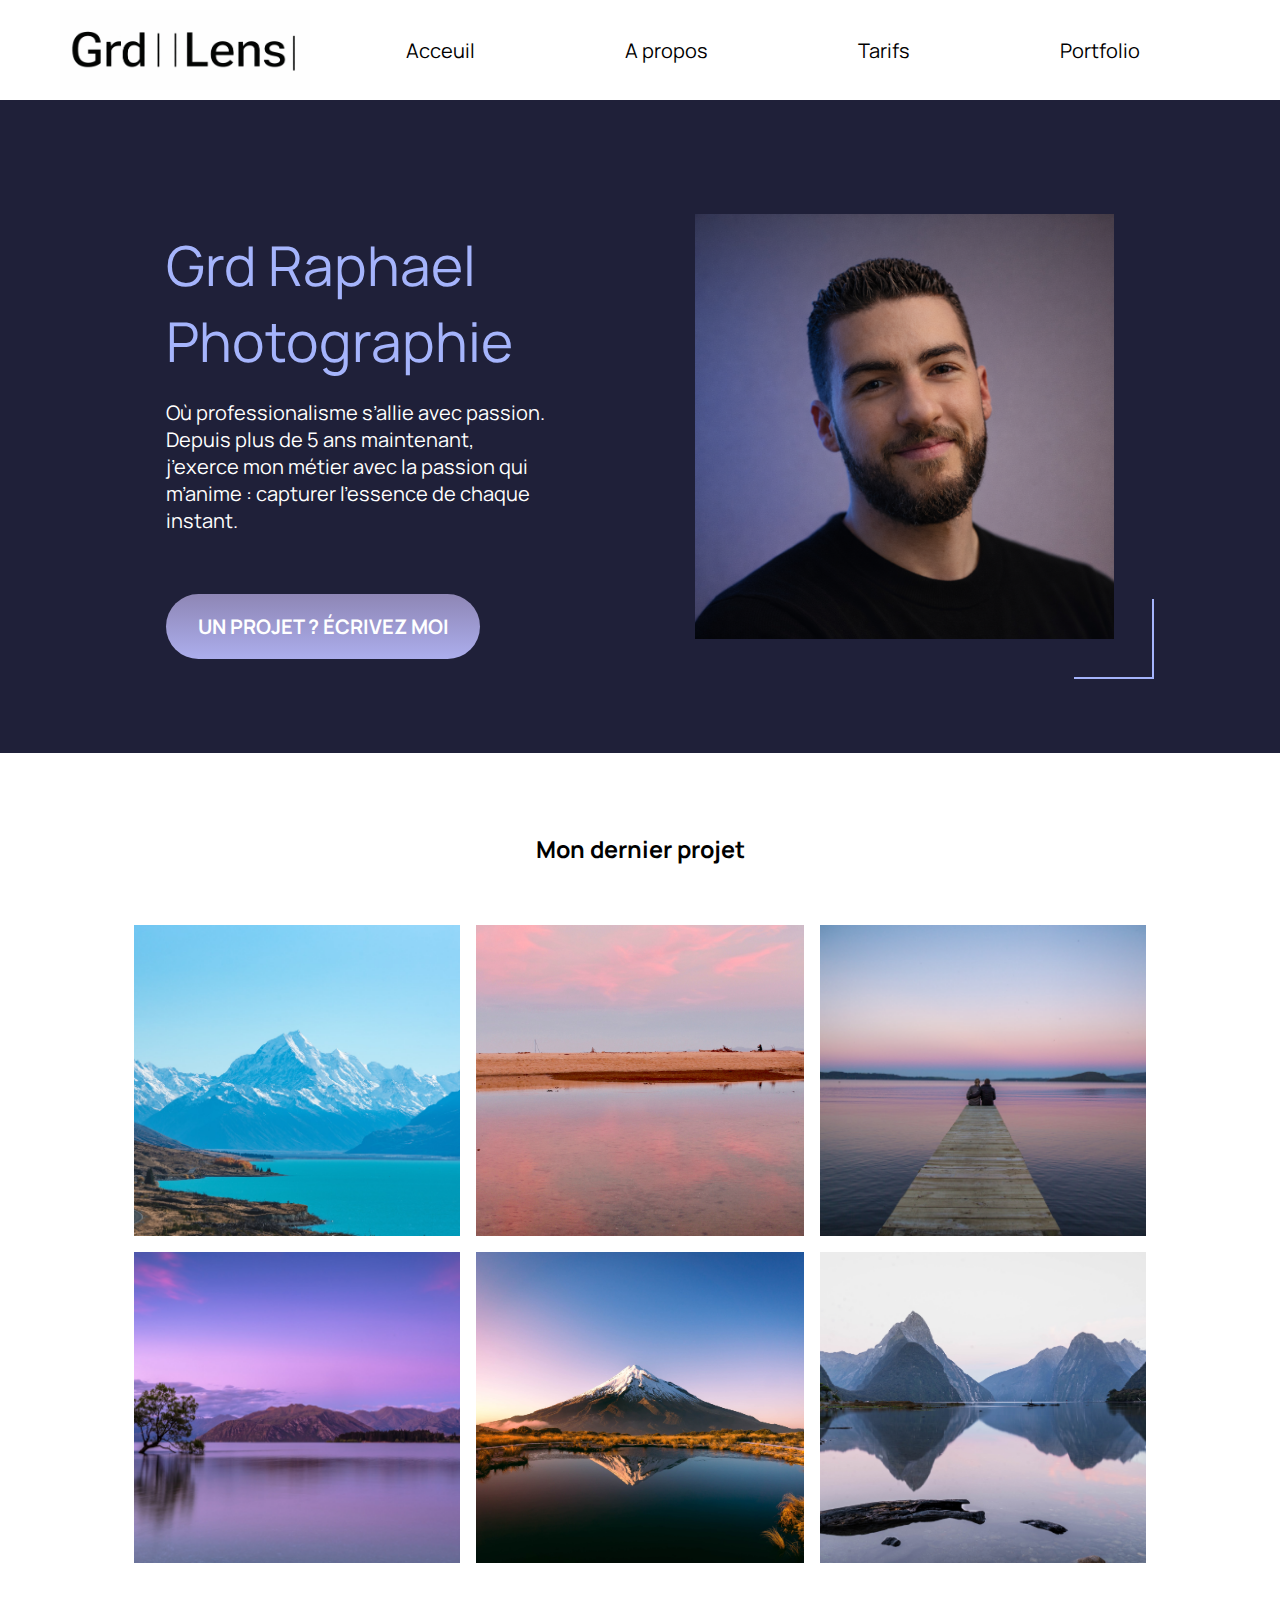
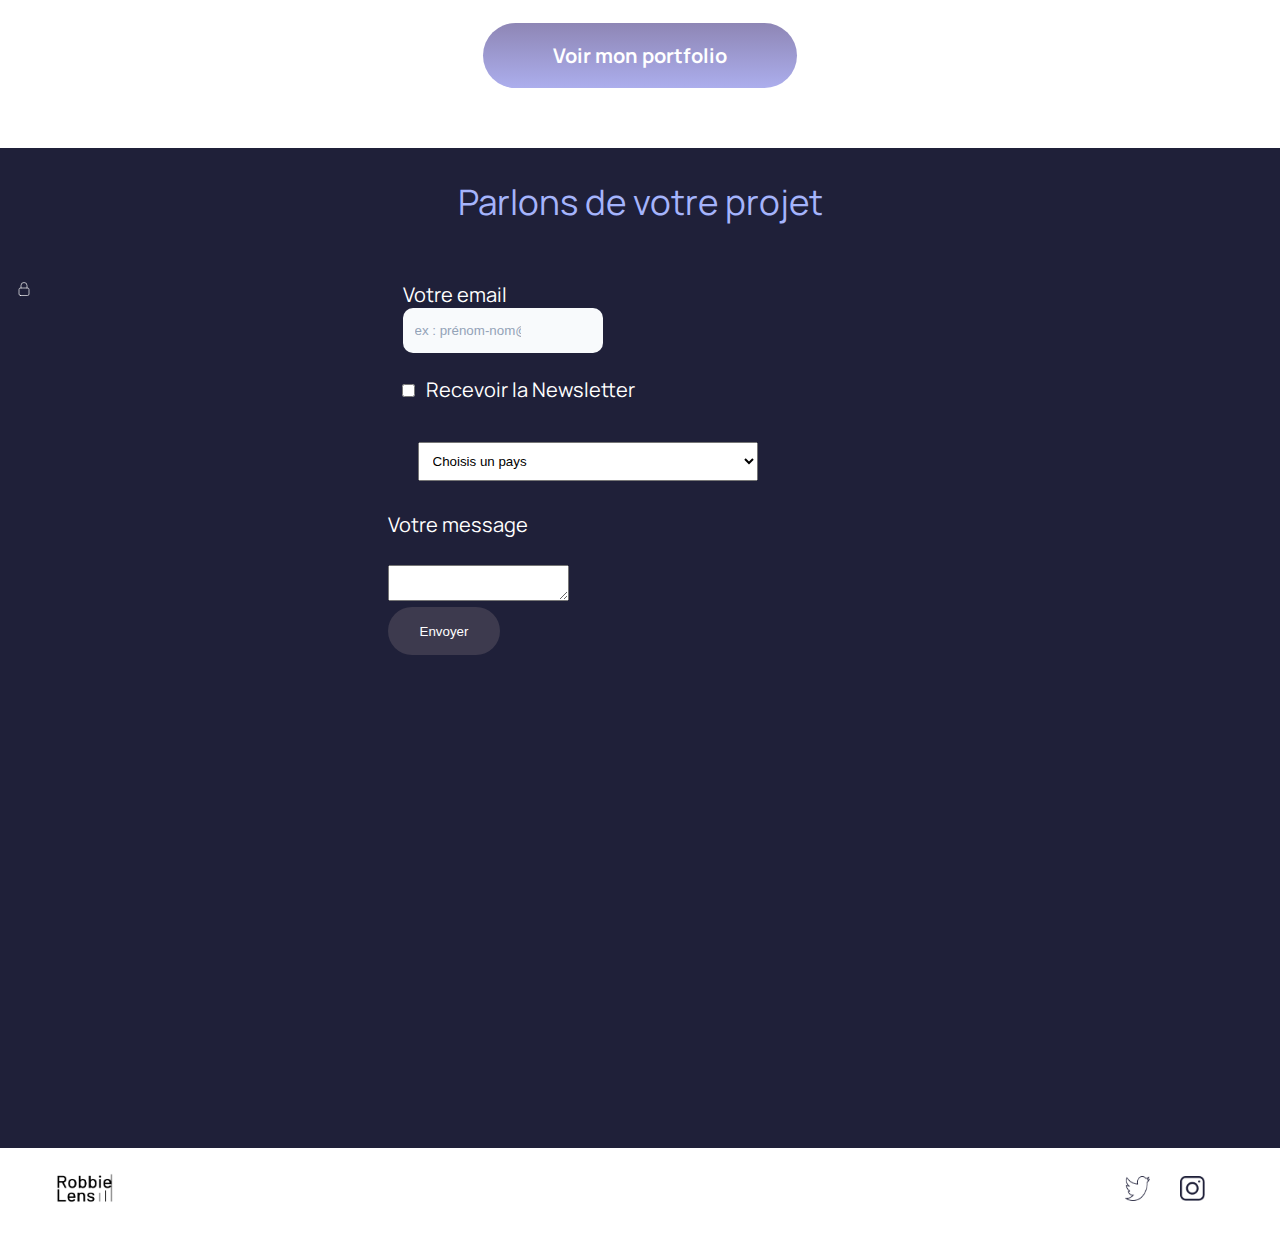
<file: index.html>
<!DOCTYPE html>
<html lang="fr">

<head>
    <meta charset="utf-8" />
    <meta name="viewport" content="width=device-width, initial-scale=1.0">
    <title>Grd Raphael lens Photographie</title>
    <link rel="stylesheet" href="styles.css">
    <link rel="preconnect" href="https://fonts.googleapis.com">
    <link rel="preconnect" href="https://fonts.gstatic.com" crossorigin>
    <link
        href="https://fonts.googleapis.com/css2?family=Inter:ital,opsz,wght@0,14..32,100..900;1,14..32,100..900&family=Manrope:wght@200..800&display=swap"
        rel="stylesheet">
</head>

<body class="p-acceuil">
    <header>
        <img src="image/logogrd.png" alt="logo Robbie Lens" class="logo">

        <nav>
            <ul class="menu">
                <li>Acceuil</li>
                <li>A propos</li>
                <li><a href="tarif.html" target="_blank">Tarifs</a></li>
                <li>Portfolio</li>
            </ul>
        </nav>
    </header>

    <main>
        <div class="container1">
            <div class="presentation">
                <h1>Grd Raphael Photographie</h1>
                <p class="intro">
                    Où professionalisme s’allie avec passion. Depuis plus de 5 ans maintenant, j’exerce mon métier avec
                    la
                    passion qui m’anime : capturer l’essence de chaque instant.
                </p>
                <div class="contact"><a href="#">UN PROJET ? ÉCRIVEZ MOI</a></div>
            </div>
            <div class="photo-frame">
                <img src="image/grdportrait.PNG" alt="portrait1" class="portrait1">
            </div>
        </div>
        <h3>Mon dernier projet</h3>
        <div class="imgbox">
            <img src="image/paysage1.jpg" alt="paysage1" class="paysage">
            <img src="image/paysage2.jpg" alt="paysage2" class="paysage">
            <img src="image/paysage3.jpg" alt="paysage3" class="paysage">
            <img src="image/paysage4.jpg" alt="paysage4" class="paysage">
            <img src="image/paysage5.jpg" alt="paysage5" class="paysage">
            <img src="image/paysage6.jpg" alt="paysage6" class="paysage">
        </div>
        <div class="linkportfolio"><a href="#">Voir mon portfolio</a></div>

        <section class="contact-section">

            <h3>Parlons de votre projet</h3>

            <form method="get" action="" class="field">
                <fieldset>

                    <div class="group">
                        <svg stroke="currentColor" stroke-width="1" viewBox="0 0 24 24"
                            xmlns="http://www.w3.org/2000/svg" class="icon">
                            <path
                                d="M16.5 10.5V6.75a4.5 4.5 0 10-9 0v3.75m-.75 11.25h10.5a2.25 2.25 0 002.25-2.25v-6.75a2.25 2.25 0 00-2.25-2.25H6.75a2.25 2.25 0 00-2.25 2.25v6.75a2.25 2.25 0 002.25 2.25z"
                                stroke-linejoin="round" stroke-linecap="round"></path>
                        </svg>
                        <div class="nom-et-mail">
                            <div class="champ">
                                <label for="email">Votre email</label><br>
                                <input class="input" type="email" name="email" id="email"
                                    placeholder="ex : prénom-nom@gmail.com">
                            </div>
                        </div>
                    </div>
                    <label class="option">
                        <input type="checkbox" name="choix" value="choix2">
                        <span>Recevoir la Newsletter</span>
                    </label><br>
                    <label class="select-field">
                        <select name="pays">
                            <option value="" selected disabled>Choisis un pays</option>
                            <option value="Reunion">Réunion</option>
                            <option value="France">France</option>
                            <option value="Espagne">Espagne</option>
                            <option value="Portugal">Portugal</option>
                        </select>
                    </label>
                </fieldset>
                <fieldset>
                    <br>
                    <legend>Votre message</legend>
                    <textarea name="message" id="message"></textarea><br>
                    <button class="button">
                        <span class="button-content">Envoyer</span>
                    </button>
                </fieldset>
            </form>

        </section>

    </main>
    <footer>
        <img src="image/logo.png" alt="logo Robbie Lens">
        <div class="box-rs">
            <img src="image/Vector.png" alt="logo" class="rs">
            <img src="image/Group.png" alt="logo" class="rs">
        </div>
    </footer>
</body>Ò
</file>
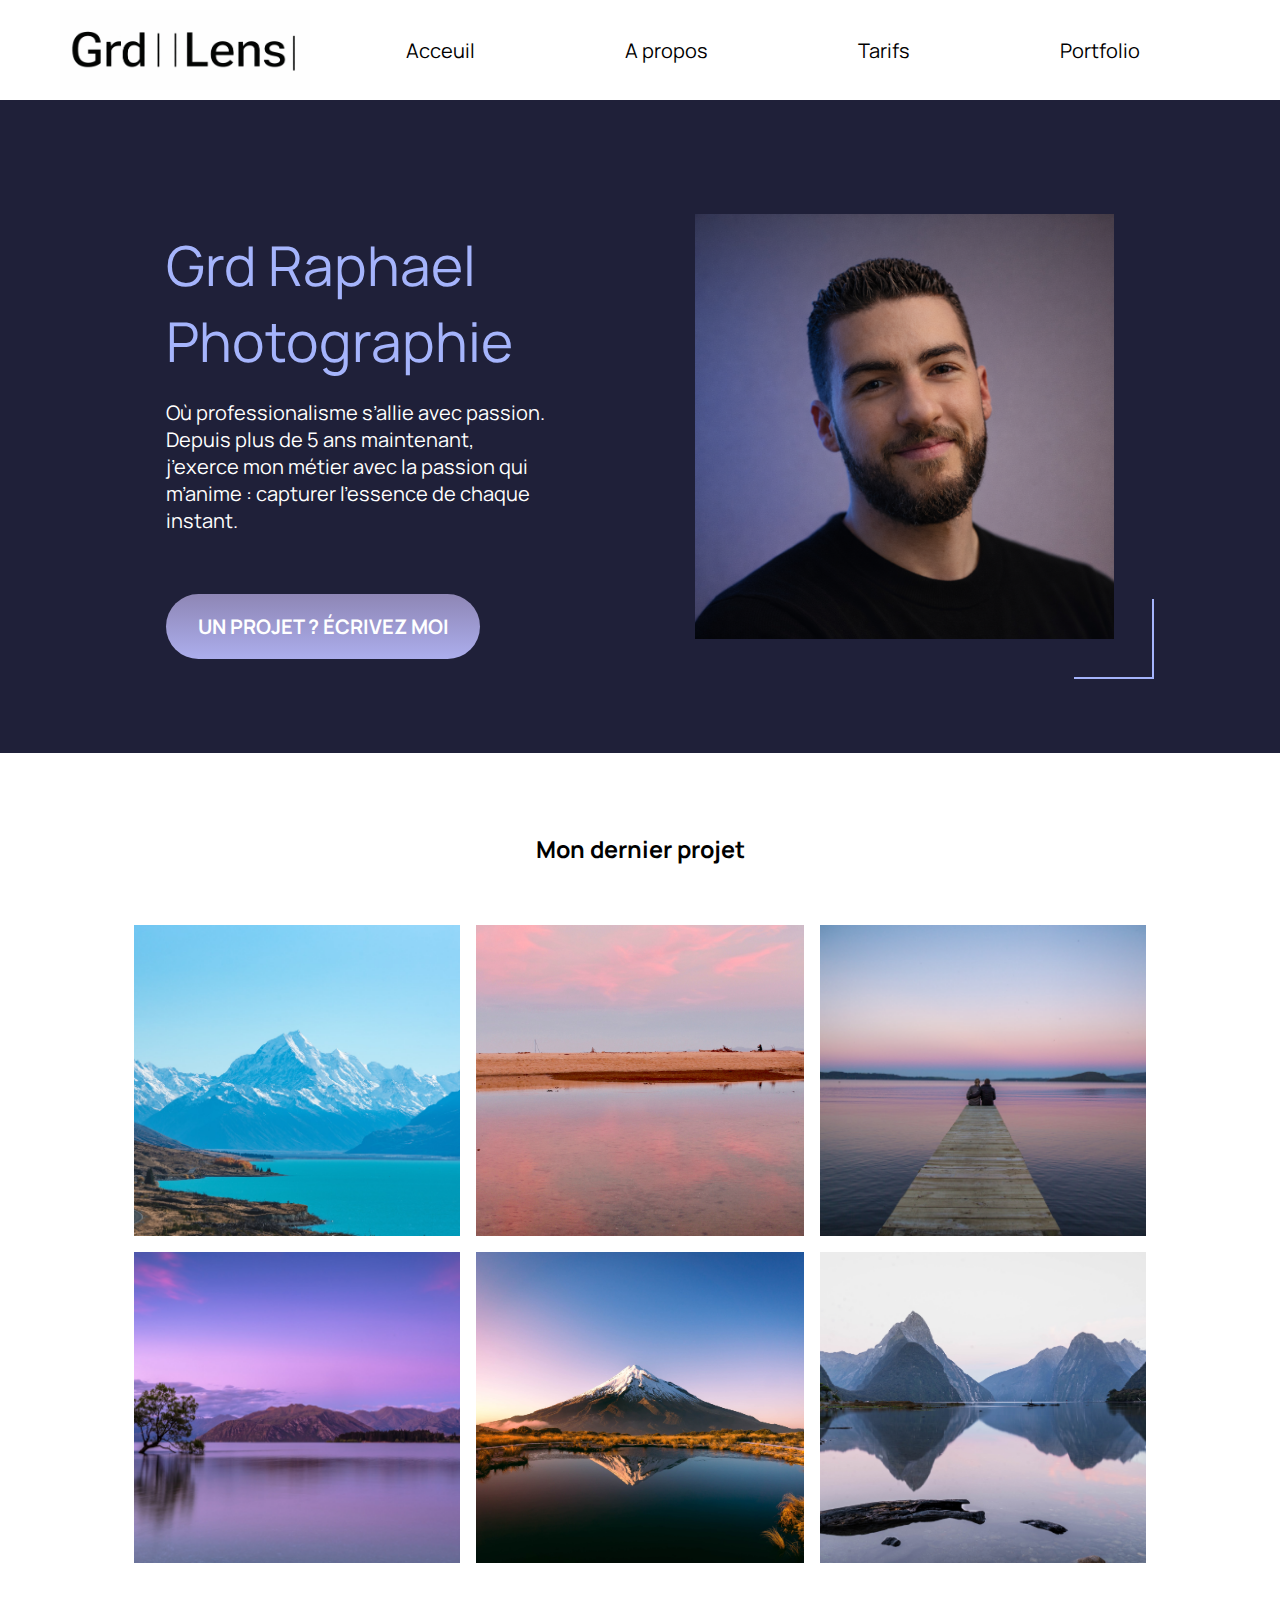
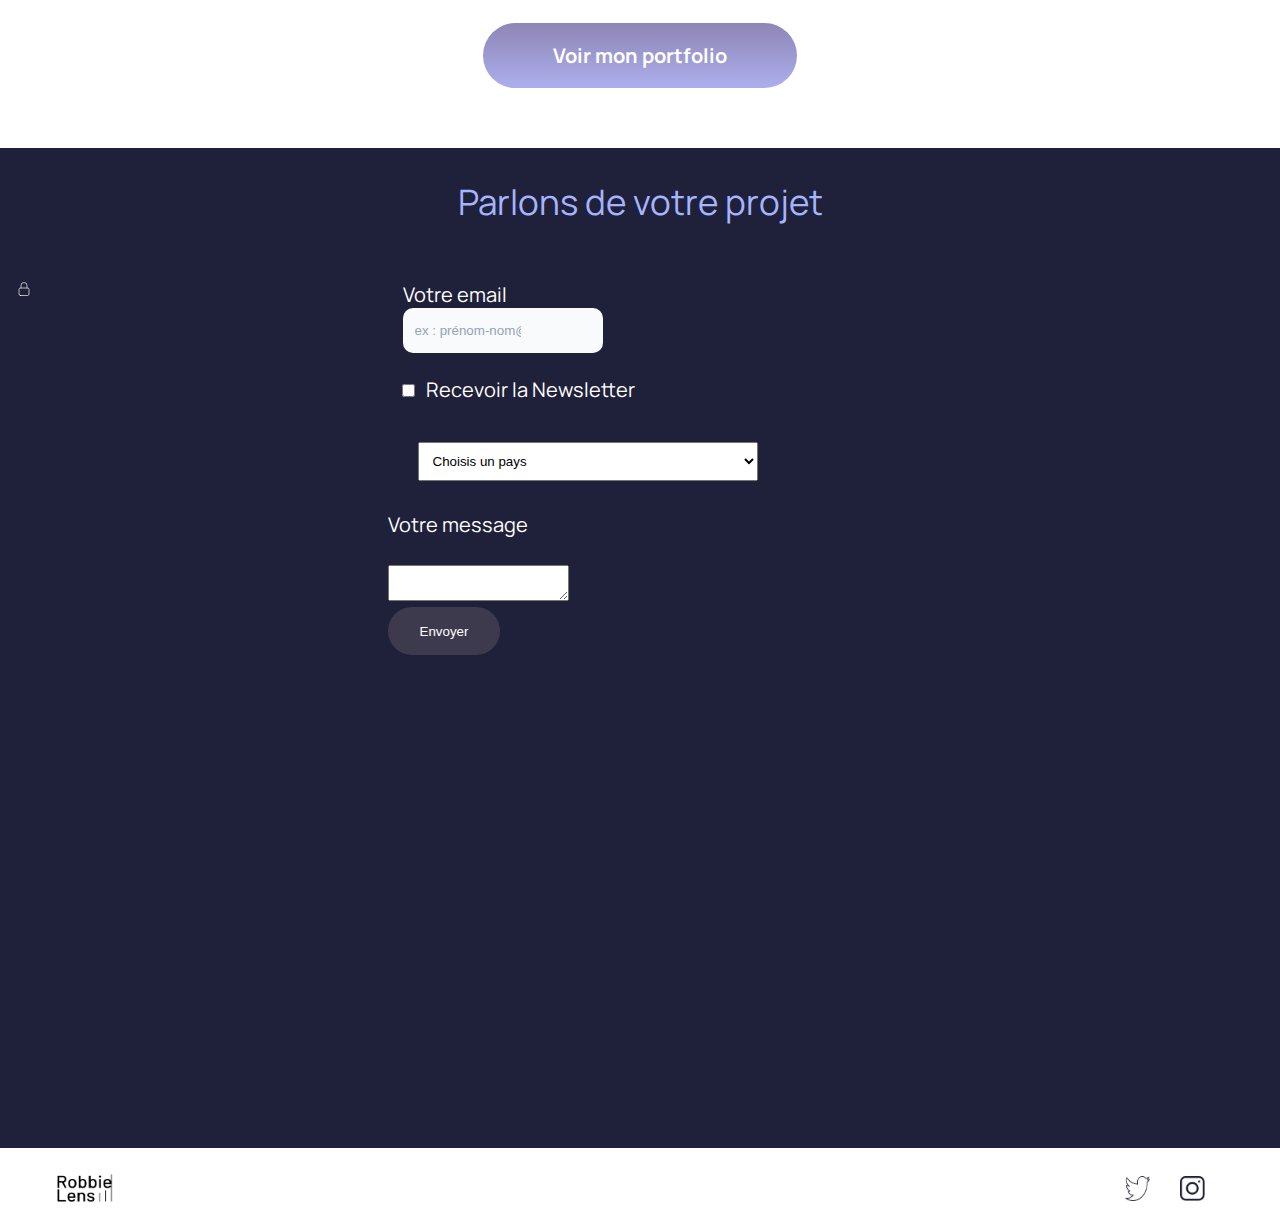
<file: <!DOCTYPE html>.html>
<!DOCTYPE html>
<html lang="fr">

<head>
    <meta charset="utf-8" />
    <meta name="viewport" content="width=device-width, initial-scale=1.0">
    <title>Grd Raphael lens Photographie</title>
    <link rel="stylesheet" href="/styles.css">
    <link rel="preconnect" href="https://fonts.googleapis.com">
    <link rel="preconnect" href="https://fonts.gstatic.com" crossorigin>
    <link
        href="https://fonts.googleapis.com/css2?family=Inter:ital,opsz,wght@0,14..32,100..900;1,14..32,100..900&family=Manrope:wght@200..800&display=swap"
        rel="stylesheet">
</head>

<body class="p-acceuil">
    <header>
        <img src="/image/logogrd.png" alt="logo Robbie Lens" class="logo">

        <nav>
            <ul class="menu">
                <li>Acceuil</li>
                <li>A propos</li>
                <li><a href="/tarif.html" target="_blank">Tarifs</a></li>
                <li>Portfolio</li>
            </ul>
        </nav>
    </header>

    <main>
        <div class="container1">
            <div class="presentation">
                <h1>Grd Raphael Photographie</h1>
                <p class="intro">
                    Où professionalisme s’allie avec passion. Depuis plus de 5 ans maintenant, j’exerce mon métier avec
                    la
                    passion qui m’anime : capturer l’essence de chaque instant.
                </p>
                <div class="contact"><a href="#">UN PROJET ? ÉCRIVEZ MOI</a></div>
            </div>
            <div class="photo-frame">
                <img src="image/grdportrait.PNG" alt="portrait1" class="portrait1">
            </div>
        </div>
        <h3>Mon dernier projet</h3>
        <div class="imgbox">
            <img src="/image/paysage1.jpg" alt="paysage1" class="paysage">
            <img src="/image/paysage2.jpg" alt="paysage2" class="paysage">
            <img src="/image/paysage3.jpg" alt="paysage3" class="paysage">
            <img src="/image/paysage4.jpg" alt="paysage4" class="paysage">
            <img src="/image/paysage5.jpg" alt="paysage5" class="paysage">
            <img src="/image/paysage6.jpg" alt="paysage6" class="paysage">
        </div>
        <div class="linkportfolio"><a href="#">Voir mon portfolio</a></div>

        <section class="contact-section">

            <h3>Parlons de votre projet</h3>

            <form method="get" action="" class="field">
                <fieldset>

                    <div class="group">
                        <svg stroke="currentColor" stroke-width="1" viewBox="0 0 24 24"
                            xmlns="http://www.w3.org/2000/svg" class="icon">
                            <path
                                d="M16.5 10.5V6.75a4.5 4.5 0 10-9 0v3.75m-.75 11.25h10.5a2.25 2.25 0 002.25-2.25v-6.75a2.25 2.25 0 00-2.25-2.25H6.75a2.25 2.25 0 00-2.25 2.25v6.75a2.25 2.25 0 002.25 2.25z"
                                stroke-linejoin="round" stroke-linecap="round"></path>
                        </svg>
                        <div class="nom-et-mail">
                            <div class="champ">
                                <label for="email">Votre email</label><br>
                                <input class="input" type="email" name="email" id="email"
                                    placeholder="ex : prénom-nom@gmail.com">
                            </div>
                        </div>
                    </div>
                    <label class="option">
                        <input type="checkbox" name="choix" value="choix2">
                        <span>Recevoir la Newsletter</span>
                    </label><br>
                    <label class="select-field">
                        <select name="pays">
                            <option value="" selected disabled>Choisis un pays</option>
                            <option value="Reunion">Réunion</option>
                            <option value="France">France</option>
                            <option value="Espagne">Espagne</option>
                            <option value="Portugal">Portugal</option>
                        </select>
                    </label>
                </fieldset>
                <fieldset>
                    <br>
                    <legend>Votre message</legend>
                    <textarea name="message" id="message"></textarea><br>
                    <button class="button">
                        <span class="button-content">Envoyer</span>
                    </button>
                </fieldset>
            </form>

        </section>

    </main>
    <footer>
        <img src="/image/logo.png" alt="logo Robbie Lens">
        <div class="box-rs">
            <img src="/image/Vector.png" alt="logo" class="rs">
            <img src="/image/Group.png" alt="logo" class="rs">
        </div>
    </footer>
</body>
</file>
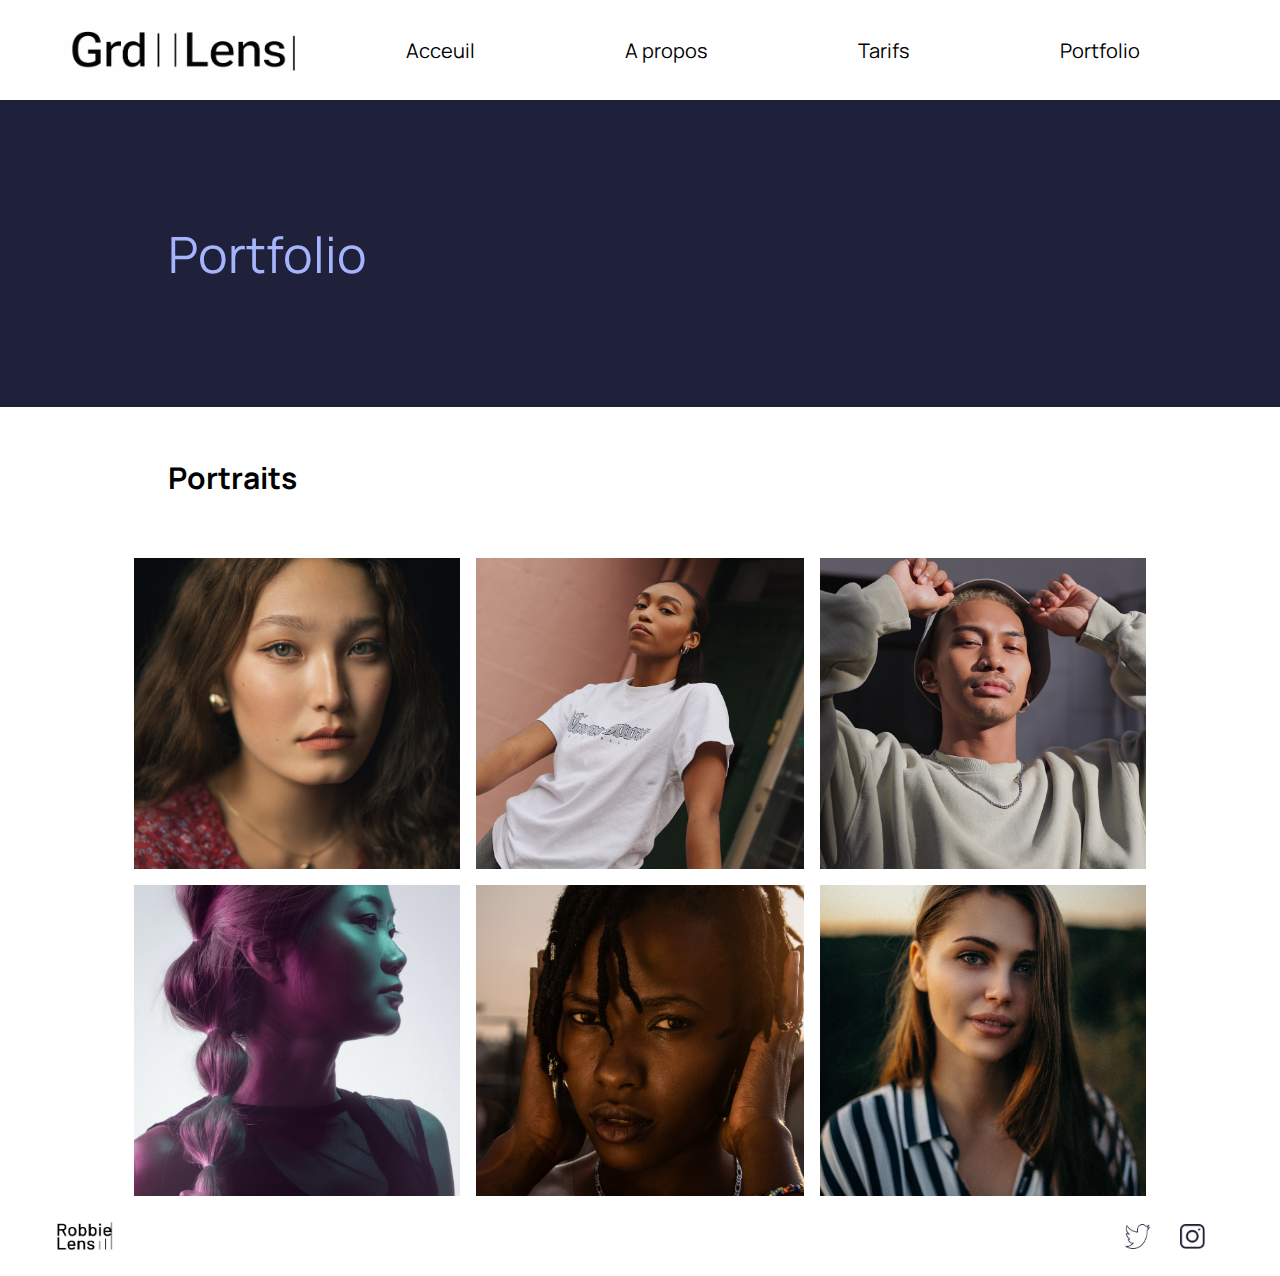
<file: portfolio.html>
<!DOCTYPE html>
<html lang="fr">

<head>
    <meta charset="utf-8" />
    <meta name="viewport" content="width=device-width, initial-scale=1.0">
    <title>Portfolio</title>
    <link rel="stylesheet" href="styles.css">
    <link rel="preconnect" href="https://fonts.googleapis.com">
    <link rel="preconnect" href="https://fonts.gstatic.com" crossorigin>
    <link
        href="https://fonts.googleapis.com/css2?family=Inter:ital,opsz,wght@0,14..32,100..900;1,14..32,100..900&family=Manrope:wght@200..800&display=swap"
        rel="stylesheet">
</head>

<body class="p-acceuil">
    <header>
        <img src="image/logogrd.png" alt="logo Robbie Lens" class="logo">

        <nav>
            <ul class="menu">
                <li><a href="index.html">Acceuil</a></li>
                <li><a href="apropos.html">A propos</a></li>
                <li><a href="tarif.html" target="_blank">Tarifs</a></li>
                <li><a href="portfolio.html">Portfolio</a></li>
            </ul>
        </nav>
    </header>
    <main>
        <section class="container4">
            <h3>Portfolio</h3>

        </section>
        <section class="wrap-p">
            <h6>Portraits</h6>
            <div class="imgbox">
                <img src="image/portrait1.jpg" alt="portrait1">
                <img src="image/portrait2.jpg" alt="portrait2">
                <img src="image/portrait3.jpg" alt="portrait3">
                <img src="image/portrait4.jpg" alt="portrait4">
                <img src="image/portrait5.jpg" alt="portrait5">
                <img src="image/portrait6.jpg" alt="portrait6">
            </div>

        </section>
    </main>
    <footer>
        <img src="image/logo.png" alt="logo Robbie Lens">
        <div class="box-rs">
            <img src="image/Vector.png" alt="logo" class="rs">
            <img src="image/Group.png" alt="logo" class="rs">
        </div>
    </footer>

</body>
</file>
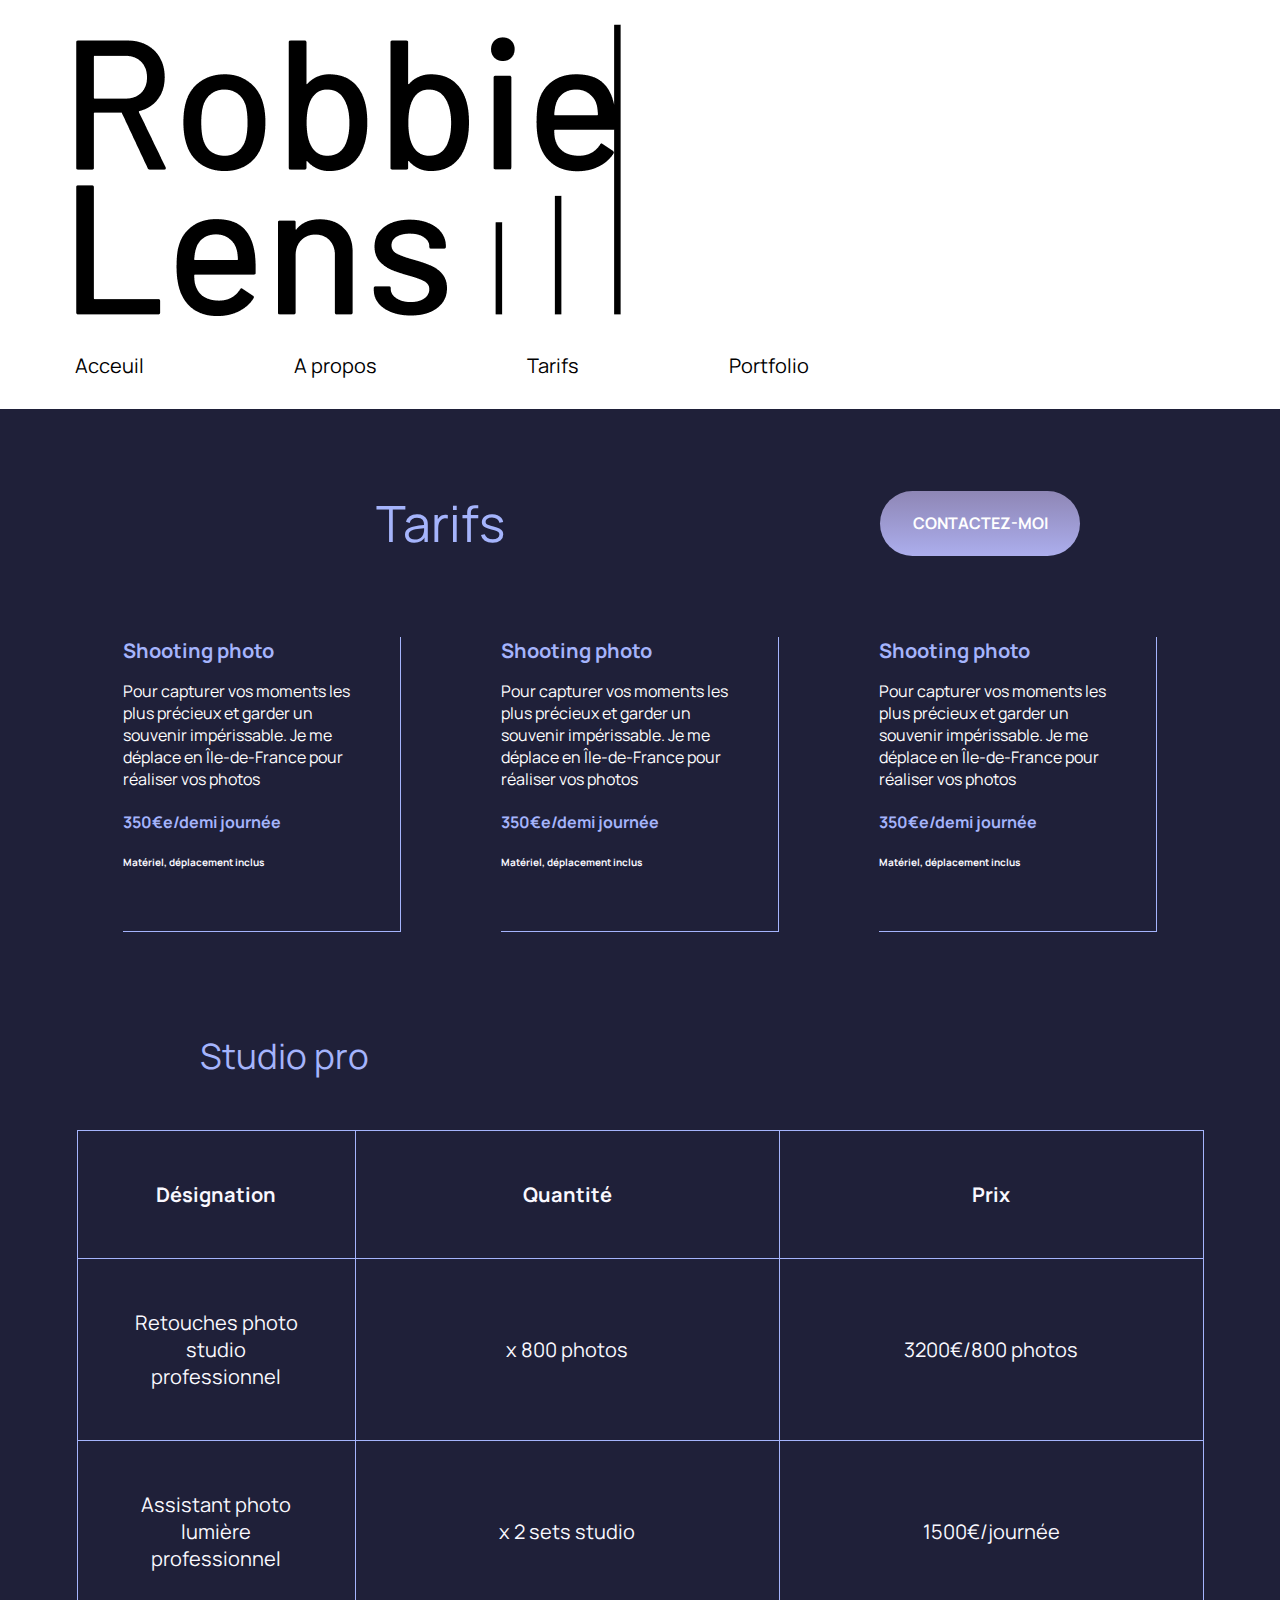
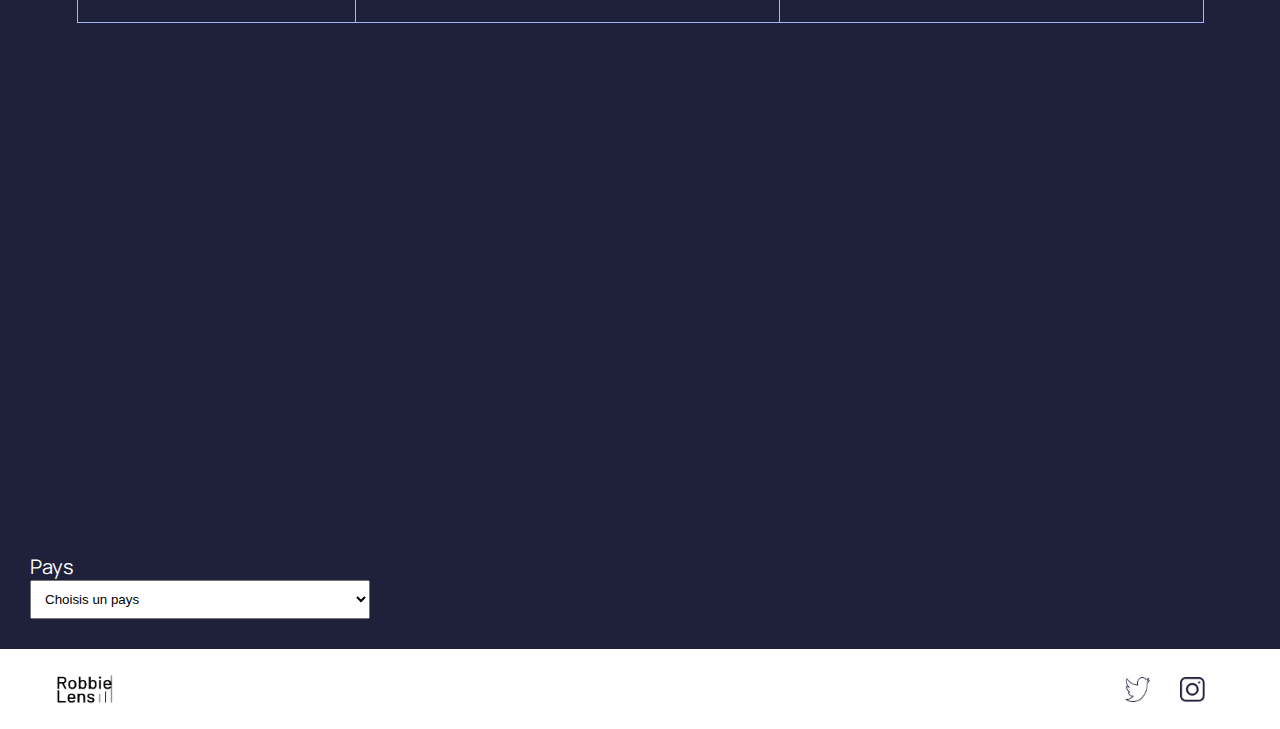
<file: tarif.html>
<!DOCTYPE html>
<html lang="fr">

<head>
    <meta charset="utf-8" />
    <meta name="viewport" content="width=device-width, initial-scale=1.0">
    <title>Tarifs</title>
    <link rel="stylesheet" href="/styles.css">
    <link rel="preconnect" href="https://fonts.googleapis.com">
    <link rel="preconnect" href="https://fonts.gstatic.com" crossorigin>
    <link
        href="https://fonts.googleapis.com/css2?family=Inter:ital,opsz,wght@0,14..32,100..900;1,14..32,100..900&family=Manrope:wght@200..800&display=swap"
        rel="stylesheet">
</head>

<body class="p-tarifs">
    <header>
        <img src="/image/logo.png" alt="logo Robbie Lens">

        <nav>
            <ul class="menu">
                <li>Acceuil</li>
                <li>A propos</li>
                <li><a href="/tarif.html" target="_blank">Tarifs</a></li>
                <li>Portfolio</li>
            </ul>
        </nav>
    </header>

    <main>
        <div class="container3">
            <h3>Tarifs</h3>
            <div class="ncontact"><a href="#">CONTACTEZ-MOI</a></div>
        </div>

        <section class="prestation">
            <article class="presta">
                <h2>Shooting photo</h2>
                <p>Pour capturer vos moments les plus précieux et garder un souvenir impérissable. Je me déplace
                    en Île-de-France pour réaliser vos photos</p>
                <h4>350€e/demi journée</h4>
                <h5>Matériel, déplacement inclus</h5>
            </article>
            <article class="presta">
                <h2>Shooting photo</h2>
                <p>Pour capturer vos moments les plus précieux et garder un souvenir impérissable. Je me déplace
                    en Île-de-France pour réaliser vos photos</p>
                <h4>350€e/demi journée</h4>
                <h5>Matériel, déplacement inclus</h5>
            </article>
            <article class="presta">
                <h2>Shooting photo</h2>
                <p>Pour capturer vos moments les plus précieux et garder un souvenir impérissable. Je me déplace
                    en Île-de-France pour réaliser vos photos</p>
                <h4>350€e/demi journée</h4>
                <h5>Matériel, déplacement inclus</h5>
            </article>
        </section>

        <span class="studio">Studio pro</span>
        <table>
            <tr>
                <th>Désignation</th>
                <th>Quantité</th>
                <th>Prix</th>
            </tr>
            <tr>
                <td>Retouches photo studio professionnel</td>
                <td>x 800 photos</td>
                <td>3200€/800 photos</td>
            </tr>
            <tr>
                <td>Assistant photo lumière professionnel</td>
                <td>x 2 sets studio</td>
                <td>1500€/journée</td>
            </tr>
        </table>


        <label class="select-field">
            <span>Pays</span>
            <select>
                <option disabled selected>Choisis un pays</option>
                <option>Réunion</option>
                <option>France</option>
                <option>Espagne</option>
                <option>Portugal</option>
            </select>
        </label>
    </main>

    <footer>
        <img src="/image/logo.png" alt="logo Robbie Lens">
        <div class="box-rs">
            <img src="/image/Vector.png" alt="logo" class="rs">
            <img src="/image/Group.png" alt="logo" class="rs">
        </div>
    </footer>

</body>
</file>
<file: styles.css>
/* ======================================================
   GLOBAL RESET & BASE
   Ce bloc remet les styles par défaut à zéro
   ====================================================== */
*,
*::before,
*::after {
    box-sizing: border-box;
}

body {
    margin: 0;
}

/* ======================================================
   THEMES DES PAGES
   Différentes couleurs selon la page
   ====================================================== */
body.p-acceuil {
    background-color: rgb(255, 255, 255);
    font-family: "manrope";
    margin: 0;
    color: white;
    font-size: 20px;
    font-weight: 400;
}

body.p-tarifs {
    background-color: #1F2039;
    font-family: "manrope";
    margin: 0;
    color: white;
    font-size: 20px;
    font-weight: 400;
}

/* ======================================================
   TYPOGRAPHIE
   Police locale utilisée dans tout le site
   ====================================================== */
@font-face {
    font-family: "manrope";
    src: url("Manrope/Manrope-VariableFont_wght.ttf") format("truetype");
    font-weight: normal;
    font-style: normal;
}

h1 {
    color: #A5B4FC;
    font-size: 55px;
    font-weight: 400;
    margin: 0;
}

h3 {
    color: black;
    text-align: center;
    margin-top: 80px;
}

a {
    text-decoration: none;
    color: #fff;
}

/* ======================================================
   HEADER & NAVIGATION
   Barre du haut + menu principal
   ====================================================== */
.logo {

    width: 250px;
    height: 80px;

}

header {
    background-color: rgb(255, 255, 255);
    display: flex;
    align-items: center;
    justify-content: space-between;
    padding: 10px 60px;
    color: black;
    flex-wrap: wrap;
}

header a:hover {
    text-decoration: underline;
}


.menu {
    display: flex;
    gap: 150px;
    list-style-type: none;
    margin-right: 80px;
    flex-wrap: wrap;
    padding: 0 0 0 15px;
}

.menu a {
    color: black;
}

/* ======================================================
   PAGE ACCUEIL - HERO
   Bloc principal avec présentation + portrait
   ====================================================== */
.container1 {
    background-color: #1F2039;
    width: 100%;
    height: 653px;
    display: flex;
    justify-content: center;
    align-items: center;
    gap: 150px;
    flex-wrap: wrap;
}

.container4 {
    display: flex;
    align-items: center;
    background-color: #1F2039;
    width: 100%;
    height: 307px;
    padding-left: 168px;
}

.container4 h3 {
    color: #A5B4FC;
    font-size: 50px;
    font-weight: 400;
    margin: 0;
}

h6 {
    font-size: 30px;
    color: black;
    padding-left: 168px;
    padding-top: 50px;
    margin: 0;

}

.presentation {

    width: 379px;
    height: 400px;
}

.contact a {
    color: white;
    text-decoration: none;
}

.contact a:visited {
    color: white;
}

.contact {
    background: linear-gradient(180deg, #8E86B5 0%, #ACAEED 100%);
    border-radius: 50px;
    width: 314px;
    height: 65px;
    font-weight: bold;
    margin-top: 60px;

    display: flex;
    justify-content: center;
    align-items: center;
    overflow: hidden;
}

.contact:hover {
    background: linear-gradient(180deg, #696484 0%, #8788BA 100%);
}

.portrait1 {
    display: block;
    width: 419px;
    height: 425px;
    object-fit: cover;
    object-position: center top;
    position: relative;

}

.photo-frame {
    position: relative;
    display: inline-block;
}

.photo-frame::after {
    content: "";
    position: absolute;
    bottom: -40px;
    right: -40px;
    width: 80px;
    /* longueur horizontale */
    height: 2px;
    /* épaisseur */
    background-color: #A5B4FC;
}

.photo-frame::before {
    content: "";
    position: absolute;
    bottom: -40px;
    right: -40px;
    width: 2px;
    /* épaisseur */
    height: 80px;
    /* longueur verticale */
    background-color: #A5B4FC;
}

/* ======================================================
   GALERIES D'IMAGES
   Grilles portfolio et projets
   ====================================================== */
.imgbox img {
    width: 100%;
    height: 100%;
    display: block;
    object-fit: cover;
}

.imgbox {
    display: grid;
    width: 1012px;
    grid-template-rows: 311px 311px;
    grid-template-columns: 326px 328px 326px;
    gap: 16px;
    margin: 60px auto 0 auto;


}

h2 {
    text-align: center;
    margin-top: 60px;
    margin-bottom: 0px;
    font-size: 35px;
}


.linkportfolio {
    background: linear-gradient(180deg, #8E86B5 0%, #ACAEED 100%);
    border-radius: 50px;
    width: 314px;
    height: 65px;
    font-weight: bold;
    margin-top: 60px;


    display: flex;
    justify-content: center;
    align-items: center;
    overflow: hidden;
    margin: 60px auto;
}

.linkportfolio:hover {
    background: linear-gradient(180deg, #696484 0%, #8788BA 100%);
}

/* ======================================================
   FORMULAIRE DE CONTACT
   Champs, boutons et interactions
   ====================================================== */
.contact-section {
    background-color: #1F2039;
    width: 100%;
    height: 1000px;

}

.contact-section h3 {
    color: #A5B4FC;
    font-size: 35px;
    font-weight: 400;
    text-align: center;
    margin: 0;
    padding: 30px;

}

/* ======================================================
   PAGE TARIFS
   En-tête + boutons + prestations
   ====================================================== */
.container3 h3 {
    color: #A5B4FC;
    font-size: 50px;
    font-weight: 400;
    margin: 0 auto
}

.container3 {

    margin: 80px auto;
    display: flex;
    justify-content: space-between;
    align-items: center;
}

.ncontact a {
    color: white;
    text-decoration: none;
}

.ncontact a:visited {
    color: white;
}

.ncontact {
    background: linear-gradient(180deg, #8E86B5 0%, #ACAEED 100%);
    border-radius: 50px;
    width: 200px;
    height: 65px;
    font-weight: bold;
    margin-right: 200px;
    font-size: 16px;


    display: flex;
    justify-content: center;
    align-items: center;
    overflow: hidden;
}

.ncontact:hover {
    background: linear-gradient(180deg, #696484 0%, #8788BA 100%);
}

.prestation {
    display: flex;
    width: fit-content;
    margin: 50px auto 100px;
    gap: 100px;
    flex-wrap: wrap;
}

h2 {
    font-size: 20px;
    padding: 0;
    margin: 0;
    color: #A5B4FC;
    text-align: left;
}

h4 {
    font-size: 16px;
    color: #A5B4FC;
    text-align: left;
}

h5 {
    font-size: 10px;
    color: #F9F8FF;
    text-align: left;
}

.presta p {
    font-size: 16px;
    font-weight: 400;
}

:root {
    --col-left: 278px;
}

.presta {
    border-bottom: solid #A5B4FC 1px;
    border-right: solid #A5B4FC 1px;
    width: var(--col-left);
    height: 295px;
    padding-right: 30px;
}

.studio {
    text-align: left;
    color: #A5B4FC;
    font-size: 35px;
    font-weight: 400;
    margin-left: 200px;
}

/* ======================================================
   TABLEAU TARIFS STUDIO
   Présentation détaillée des prestations
   ====================================================== */
table {
    border: 1px solid #A5B4FC;
    border-collapse: collapse;
    margin: 50px auto 500px;

    width: 1127px;
    table-layout: fixed;
}

th {
    padding: 12px;
    color: #F9F8FF;
    border: 1px solid #A5B4FC;
}

th:first-child,
td:first-child {
    width: var(--col-left);
}

tr,
td {
    border: 1px solid #A5B4FC;
    padding: 50px;
    color: #F9F8FF;
    text-align: center;
}

.field {

    margin: 0 auto;
    max-width: 525px;
    width: 100%;
    height: 368px;
    padding: 10px;
}



textarea.input {

    height: 300px;

}

/* ======================================================
   FOOTER
   Logo + réseaux sociaux
   ====================================================== */
footer {
    display: flex;
    align-items: center;
    justify-content: space-between;
    background-color: rgb(255, 255, 255);
    width: 100%;
    height: 80px;
}

footer img {
    display: block;
    width: 57px;
    height: 30.5px;
    margin-left: 56px
}

.rs {
    display: block;
    text-align: right;
    width: 25px;
    height: 25px;
    margin: 0;
}

.box-rs {
    display: flex;
    margin-right: 75px;
    gap: 30px
}

.test {
    width: 400px;
    height: 400px;
    margin: 0 auto;
}

fieldset {
    padding: 0px;
    margin: 0 auto;
    border-radius: 10px;
    border-style: none;

}

legend {
    border: none;
    border-radius: 16px;
    padding: 0px
}

.option {
    display: inline-flex;
    align-items: center;
    /* centre verticalement */
    gap: 0.5rem;
    line-height: 1.2;
    cursor: pointer;
    padding: 10px;
}


.champ input {
    width: 200px;
    padding-left: 10px;

}

fieldset {
    width: 100%;
}

/* Conteneur */
.select-field {
    display: flex;
    flex-direction: column;
    max-width: 400px;
    padding: 30px;

}

/* From Uiverse.io by ozgeozkaraa01 */
.group {
    display: grid;
    grid-template-columns: 1fr 1fr;
    gap: 16px 20px;

    margin: 0 auto;
    padding: 15px;
}

/* Le champ email prend toute la ligne */
.group label[for="email"],
.group #email {
    grid-column: 1 / -1;
}

.input {
    width: 100%;
    height: 45px;
    line-height: 30px;
    padding: 0 5rem;
    padding-left: 3rem;
    border: 2px solid transparent;
    border-radius: 10px;
    outline: none;
    background-color: #f8fafc;
    color: #0d0c22;
    transition: .5s ease;
}

.input::placeholder {
    color: #94a3b8;
}

.input:focus,
input:hover {
    outline: none;
    border-color: rgba(129, 140, 248);
    background-color: #fff;
    box-shadow: 0 0 0 5px rgb(129 140 248 / 30%);
}

.icon {
    position: absolute;
    left: 1rem;
    fill: none;
    width: 1rem;
    height: 1rem;
}

/* From Uiverse.io by Madflows */
.button {
    margin: 0 auto;
    overflow: hidden;
    height: 3rem;
    top: 20px;
    padding: 0 2rem;
    border-radius: 1.5rem;
    background: #3d3a4e;
    background-size: 400%;
    color: #ffffff;
    border: none;
    cursor: pointer;

}

.button:hover::before {
    transform: scaleX(1);
}

.button-content {
    position: relative;
    z-index: 1;
}

.button::before {
    content: "";
    position: absolute;
    top: 0;
    left: 0;
    transform: scaleX(0);
    transform-origin: 0 50%;
    width: 100%;
    height: inherit;
    border-radius: inherit;
    background: linear-gradient(82.3deg,
            rgba(150, 93, 233, 1) 10.8%,
            rgba(99, 88, 238, 1) 94.3%);
    transition: all 0.475s;
}

select {
    padding: 10px;
}

/* ======================================================
   1. RESET & VARIABLES
   ====================================================== */
*,
*::before,
*::after {
    box-sizing: border-box;
}

:root {
    --col-left: 278px;
}

body {
    margin: 0;
}

/* ======================================================
   2. BASE TYPOGRAPHY & ELEMENTS
   ====================================================== */
@font-face {
    font-family: "manrope";
    src: url("Manrope/Manrope-VariableFont_wght.ttf") format("truetype");
}

a {
    text-decoration: none;
    color: #fff;
}

h1 {
    color: #A5B4FC;
    font-size: 55px;
    font-weight: 400;
    margin: 0;
}

h3 {
    color: black;
    text-align: center;
    margin-top: 80px;
}

h6 {
    font-size: 30px;
    color: black;
    padding-left: 168px;
    padding-top: 50px;
    margin: 0;
}

body.p-acceuil {
    background: #fff;
    font-family: "manrope";
    color: white;
    font-size: 20px;
}

body.p-tarifs {
    background: #1F2039;
    font-family: "manrope";
    color: white;
    font-size: 20px;
}

/* ======================================================
   3. HEADER / NAVIGATION (composant global)
   ====================================================== */
header {
    background: white;
    display: flex;
    align-items: center;
    justify-content: space-between;
    padding: 10px 60px;
    flex-wrap: wrap;
    color: black;
}

.logo {
    width: 250px;
    height: 80px;
}

.menu {
    display: flex;
    gap: 150px;
    list-style: none;
    margin-right: 80px;
    flex-wrap: wrap;
    padding-left: 15px;
}

.menu a {
    color: black;
}

header a:hover {
    text-decoration: underline;
}

/* ======================================================
   4. HERO ACCUEIL
   ====================================================== */
.container1 {
    background: #1F2039;
    width: 100%;
    height: 653px;
    display: flex;
    justify-content: center;
    align-items: center;
    gap: 150px;
    flex-wrap: wrap;
}

.presentation {
    width: 379px;
    height: 400px;
}

.contact {
    background: linear-gradient(180deg, #8E86B5 0%, #ACAEED 100%);
    border-radius: 50px;
    width: 314px;
    height: 65px;
    font-weight: bold;
    margin-top: 60px;
    display: flex;
    justify-content: center;
    align-items: center;
}

.contact:hover {
    background: linear-gradient(180deg, #696484 0%, #8788BA 100%);
}

.contact a {
    color: white;
}

.photo-frame {
    position: relative;
    display: inline-block;
}

.portrait1 {
    width: 419px;
    height: 425px;
    object-fit: cover;
    object-position: center top;
}

.photo-frame::after {
    content: "";
    position: absolute;
    bottom: -40px;
    right: -40px;
    width: 80px;
    height: 2px;
    background: #A5B4FC;
}

.photo-frame::before {
    content: "";
    position: absolute;
    bottom: -40px;
    right: -40px;
    width: 2px;
    height: 80px;
    background: #A5B4FC;
}

/* ======================================================
   5. GALERIES D'IMAGES
   ====================================================== */
.imgbox {
    display: grid;
    width: 1012px;
    grid-template-columns: 326px 328px 326px;
    grid-template-rows: 311px 311px;
    gap: 16px;
    margin: 60px auto 0;
}

.imgbox img {
    width: 100%;
    height: 100%;
    object-fit: cover;
    display: block;
}

.linkportfolio {
    background: linear-gradient(180deg, #8E86B5 0%, #ACAEED 100%);
    border-radius: 50px;
    width: 314px;
    height: 65px;
    font-weight: bold;
    margin: 60px auto;
    display: flex;
    justify-content: center;
    align-items: center;
}

.linkportfolio:hover {
    background: linear-gradient(180deg, #696484 0%, #8788BA 100%);
}

/* ======================================================
   6. FORMULAIRE
   ====================================================== */
.contact-section {
    background: #1F2039;
    width: 100%;
    height: 1000px;
}

.contact-section h3 {
    color: #A5B4FC;
    font-size: 35px;
    text-align: center;
    padding: 30px;
    margin: 0;
}

.field {
    margin: 0 auto;
    max-width: 525px;
    width: 100%;
    height: 368px;
    padding: 10px;
}

.group {
    display: grid;
    grid-template-columns: 1fr 1fr;
    gap: 16px 20px;
    margin: 0 auto;
    padding: 15px;
}

.group label[for="email"],
.group #email {
    grid-column: 1 / -1;
}

.input {
    width: 100%;
    height: 45px;
    border-radius: 10px;
    padding-left: 1rem;
    background: #f8fafc;
}

textarea.input {
    height: 300px;
}

.button {
    margin: 0 auto;
    height: 3rem;
    padding: 0 2rem;
    border-radius: 1.5rem;
    background: #3d3a4e;
    color: white;
    border: none;
    cursor: pointer;
}

/* ======================================================
   7. PAGE TARIFS
   ====================================================== */
.container3 {
    margin: 80px auto;
    display: flex;
    justify-content: space-between;
    align-items: center;
}

.container3 h3 {
    color: #A5B4FC;
    font-size: 50px;
    margin: 0 auto;
}

.ncontact {
    background: linear-gradient(180deg, #8E86B5 0%, #ACAEED 100%);
    border-radius: 50px;
    width: 200px;
    height: 65px;
    display: flex;
    justify-content: center;
    align-items: center;
}

.prestation {
    display: flex;
    margin: 50px auto 100px;
    gap: 100px;
    flex-wrap: wrap;
}

.presta {
    border-bottom: 1px solid #A5B4FC;
    border-right: 1px solid #A5B4FC;
    width: var(--col-left);
    height: 295px;
    padding-right: 30px;
}

.studio {
    color: #A5B4FC;
    font-size: 35px;
    margin-left: 200px;
}

/* ======================================================
   8. TABLEAU TARIFS
   ====================================================== */
table {
    border: 1px solid #A5B4FC;
    border-collapse: collapse;
    margin: 50px auto 500px;
    width: 1127px;
}

th,
td {
    border: 1px solid #A5B4FC;
    padding: 50px;
    text-align: center;
    color: #F9F8FF;
}

/* ======================================================
   9. FOOTER
   ====================================================== */
footer {
    display: flex;
    align-items: center;
    justify-content: space-between;
    background: white;
    width: 100%;
    height: 80px;
}

footer img {
    width: 57px;
    height: 30.5px;
    margin-left: 56px;
}

.box-rs {
    display: flex;
    margin-right: 75px;
    gap: 30px;
}

.rs {
    width: 25px;
    height: 25px;
}

/* ======================================================
   10. RESPONSIVE
   ====================================================== */
@media (max-width:768px) {
    header {
        flex-direction: column;
        align-items: center;
        padding: 20px
    }

    .menu {
        gap: 20px;
        margin: 0
    }

    .container1 {
        flex-direction: column-reverse;
        height: auto;
        gap: 40px
    }

    .imgbox {
        width: 100%;
        grid-template-columns: 1fr;
        padding: 0 16px;
        margin: 0
    }

    header {
        flex-direction: column;
        align-items: center;
        padding: 20px;
    }

    .logo {
        margin: 0 auto;
    }

    .menu {
        justify-content: center;
        gap: 20px;
        margin: 0;
    }

    .presentation {
        flex-direction: row;
        height: fit-content;
    }

    .photo-frame {
        margin: 50px auto 50px;
    }

    .portrait1 {
        width: 287px;
        height: 291px;
    }

    .container1 {
        flex-direction: column-reverse;
        height: fit-content;
        gap: 40px;
    }

    .imgbox {
        width: 100%;
        grid-template-columns: 1fr;
        grid-template-rows: auto;
        padding: 0 16px;
        margin: 0;
    }

    .paysage {
        width: 100%;
        height: auto;
    }

    #message {
        width: 100%;
        margin: 0;

    }

    .contact {
        margin: 60px auto;
    }

    .container4 {
        justify-content: center;
        padding: 0;
    }

    h6 {
        text-align: center;
        padding-left: 0;
        padding-bottom: 50px;
    }
}
</file>
